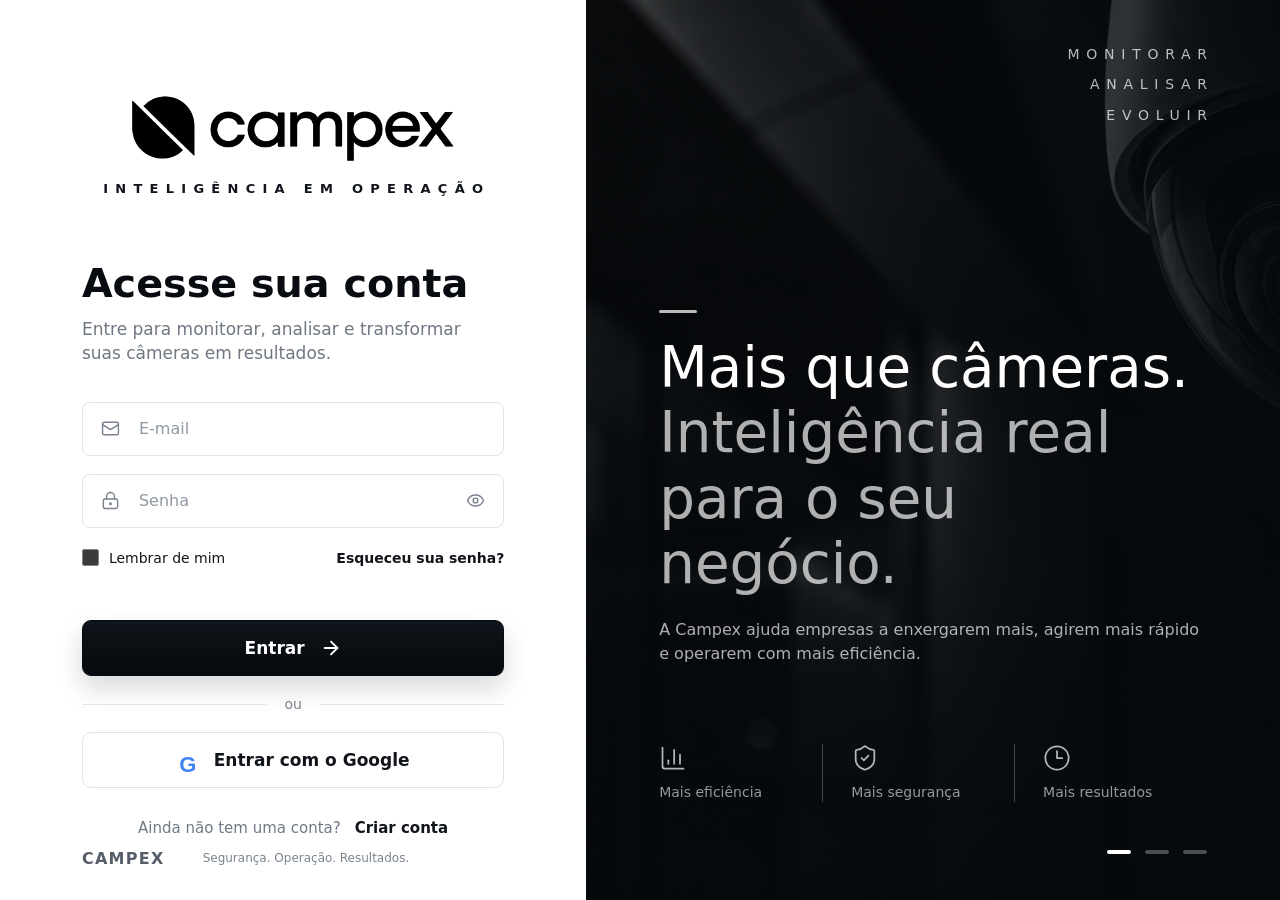
<file: frontend/index.html>
<!doctype html>
<html lang="pt-BR">
  <head>
    <meta charset="utf-8" />
    <meta name="viewport" content="width=device-width, initial-scale=1" />
    <title>CAMPEX</title>
    <link rel="icon" href="./assets/simbolo.jpeg" />
    <link rel="stylesheet" href="./css/tokens.css" />
    <link rel="stylesheet" href="./css/global.css" />
    <link rel="stylesheet" href="./css/layout.css" />
    <link rel="stylesheet" href="./css/components.css" />
  </head>
  <body>
    <div class="app-shell" id="app-shell">
      <aside class="sidebar" aria-label="Navegacao principal">
        <div class="sidebar-head">
          <a class="brand" href="#dashboard" aria-label="CAMPEX inicio">
            <img src="./assets/campex-logo-white.png" alt="Campex" class="brand-logo" />
          </a>
          <button class="sidebar-toggle" id="sidebar-toggle" type="button" aria-label="Recolher menu" aria-expanded="true">
            <i data-lucide="panel-left-close" aria-hidden="true"></i>
          </button>
        </div>

        <nav class="nav-groups">
          <section class="nav-group" aria-labelledby="nav-operar">
            <h2 id="nav-operar">Operar</h2>
            <a href="#dashboard" data-route="dashboard" title="Painel"><i data-lucide="layout-dashboard" aria-hidden="true"></i><span>Painel</span></a>
            <a href="#wall" data-route="wall" title="Mural"><i data-lucide="monitor" aria-hidden="true"></i><span>Mural</span></a>
            <a href="#live" data-route="live" title="Ao vivo"><i data-lucide="cctv" aria-hidden="true"></i><span>Ao vivo</span></a>
            <a href="#video-analysis" data-route="video-analysis" title="Análise MP4"><i data-lucide="file-video" aria-hidden="true"></i><span>Análise MP4</span></a>
            <a href="#events" data-route="events" title="Eventos"><i data-lucide="siren" aria-hidden="true"></i><span>Eventos</span></a>
            <a href="#productivity" data-route="productivity" title="Produtividade"><i data-lucide="factory" aria-hidden="true"></i><span>Produtividade</span></a>
            <a href="#investigations" data-route="investigations" title="Investigações"><i data-lucide="search-check" aria-hidden="true"></i><span>Investigações</span></a>
          </section>

          <section class="nav-group" aria-labelledby="nav-gerenciar">
            <h2 id="nav-gerenciar">Gerenciar</h2>
            <a href="#cameras" data-route="cameras" title="Câmeras"><i data-lucide="video" aria-hidden="true"></i><span>Câmeras</span></a>
            <a href="#zones" data-route="zones" title="Áreas e zonas"><i data-lucide="scan-line" aria-hidden="true"></i><span>Áreas & zonas</span></a>
            <a href="#machines" data-route="machines" title="Máquinas"><i data-lucide="factory" aria-hidden="true"></i><span>Máquinas</span></a>
            <a href="#rules" data-route="rules" title="Regras"><i data-lucide="sliders-horizontal" aria-hidden="true"></i><span>Regras</span></a>
          </section>

          <section class="nav-group" aria-labelledby="nav-sistema">
            <h2 id="nav-sistema">Sistema</h2>
            <a href="#evidence" data-route="evidence" title="Evidências"><i data-lucide="archive" aria-hidden="true"></i><span>Evidências</span></a>
            <a href="#diagnostics" data-route="diagnostics" title="Diagnóstico"><i data-lucide="activity" aria-hidden="true"></i><span>Diagnóstico</span></a>
            <a href="#settings" data-route="settings" title="Configurações"><i data-lucide="settings" aria-hidden="true"></i><span>Configurações</span></a>
          </section>
        </nav>
      </aside>

      <main class="workspace">
        <header class="topbar">
          <div>
            <p class="eyebrow">Centro de operação visual</p>
            <h1 id="page-title">Ao vivo</h1>
          </div>
          <div class="topbar-actions">
            <div class="connection" id="backend-status" data-state="checking" role="status">
              <span class="status-dot" aria-hidden="true"></span>
              <span class="status-text">Verificando backend</span>
            </div>
            <button class="account-button" id="account-button" type="button" title="Sair">
              <i data-lucide="log-out" aria-hidden="true"></i>
              <span id="account-name">Operador</span>
            </button>
          </div>
        </header>

        <section class="content-stage" id="app-view" aria-live="polite"></section>
      </main>
    </div>
    <div class="toast-stack" id="toast-stack" aria-live="polite" aria-atomic="false"></div>

    <script src="./vendor/lucide.min.js"></script>
    <script type="module" src="./js/app.js"></script>
  </body>
</html>
</file>
<file: frontend/css/tokens.css>
:root {
  --color-black: #090a0c;
  --color-ink: #12151a;
  --color-panel: #171b21;
  --color-panel-soft: #20262e;
  --color-elevated: #232a33;
  --color-border: #313946;
  --color-border-soft: #252b34;
  --color-text: #f2f5f8;
  --color-muted: #9aa6b4;
  --color-subtle: #6f7b8a;
  --color-paper: #f7f8fa;
  --color-paper-muted: #e8ebef;
  --color-online: #31c46b;
  --color-attention: #e2b245;
  --color-critical: #ef5b5b;
  --color-accent: #7db3ff;
  --font-display: "Avenir Next", Avenir, "Nunito Sans", "Segoe UI", ui-sans-serif, system-ui, -apple-system, BlinkMacSystemFont, sans-serif;
  --font-sans: "Inter", "SF Pro Text", "Segoe UI", ui-sans-serif, system-ui, -apple-system, BlinkMacSystemFont, sans-serif;
  --font-mono: "SFMono-Regular", "Cascadia Code", "Roboto Mono", ui-monospace, monospace;
  --sidebar-width: clamp(14.25rem, 15vw, 16rem);
  --sidebar-collapsed-width: 4.25rem;
  --workspace-pad: clamp(1rem, 1.55vw, 1.5rem);
  --panel-pad: clamp(0.875rem, 1.2vw, 1.125rem);
  --row-pad: clamp(0.625rem, 0.9vw, 0.875rem);
  --control-height: 2.25rem;
  --topbar-height: clamp(4rem, 8svh, 4.75rem);
  --media-min-height: clamp(18rem, 54svh, 34rem);
  --media-wall-min-height: clamp(16rem, 46svh, 30rem);
  --scrollbar-track: rgba(255, 255, 255, 0.035);
  --scrollbar-thumb: rgba(154, 166, 180, 0.34);
  --scrollbar-thumb-hover: rgba(125, 179, 255, 0.58);
  --radius: 8px;
  --shadow-panel: 0 0.75rem 1.75rem rgba(0, 0, 0, 0.2);
}
</file>
<file: frontend/css/global.css>
* {
  box-sizing: border-box;
}

html,
body {
  min-height: 100%;
  color-scheme: dark;
  font-size: 15px;
}

body {
  overflow-x: hidden;
  overflow-y: auto;
  scrollbar-gutter: stable;
  scrollbar-color: var(--scrollbar-thumb) var(--scrollbar-track);
  scrollbar-width: thin;
  margin: 0;
  background: #0b0d10;
  color: var(--color-text);
  font-family: var(--font-sans);
  line-height: 1.45;
  text-size-adjust: 100%;
  -webkit-text-size-adjust: 100%;
}

body::-webkit-scrollbar {
  width: 10px;
}

body::-webkit-scrollbar-track {
  background: var(--scrollbar-track);
}

body::-webkit-scrollbar-thumb {
  min-height: 56px;
  border: 3px solid transparent;
  border-radius: 999px;
  background: var(--scrollbar-thumb);
  background-clip: content-box;
}

body::-webkit-scrollbar-thumb:hover {
  background: var(--scrollbar-thumb-hover);
  background-clip: content-box;
}

[hidden] {
  display: none !important;
}

a {
  color: inherit;
  text-decoration: none;
}

button,
input,
select,
textarea {
  font: inherit;
}

img {
  display: block;
  max-width: 100%;
}

video,
canvas,
svg {
  max-width: 100%;
}

button,
select,
input,
textarea {
  border-radius: 6px;
}

button {
  transition: background 0.16s ease, border-color 0.16s ease, color 0.16s ease, transform 0.16s ease;
}

button:hover {
  transform: translateY(-1px);
}

button:focus-visible,
input:focus-visible,
select:focus-visible,
textarea:focus-visible,
a:focus-visible {
  outline: 2px solid var(--color-accent);
  outline-offset: 2px;
}

@media (min-width: 1600px) {
  html {
    font-size: 15.5px;
  }
}

@media (max-width: 720px) {
  html {
    font-size: 14.5px;
  }
}
</file>
<file: frontend/css/layout.css>
﻿.app-shell {
  display: grid;
  grid-template-columns: var(--sidebar-width) minmax(0, 1fr);
  min-height: 100svh;
  height: auto;
  overflow: visible;
  transition: grid-template-columns 0.2s ease;
}

.app-shell[data-sidebar="collapsed"] {
  grid-template-columns: var(--sidebar-collapsed-width) minmax(0, 1fr);
}

.sidebar {
  display: flex;
  flex-direction: column;
  gap: 32px;
  border-right: 1px solid var(--color-border-soft);
  background: #0d1015;
  padding: 24px 18px;
  min-height: 100svh;
  height: auto;
  overflow: visible;
}

.sidebar-head {
  display: flex;
  align-items: center;
  justify-content: space-between;
  gap: 12px;
  min-height: 48px;
}

.brand {
  display: flex;
  align-items: center;
  min-width: 0;
  min-height: 48px;
}

.brand-logo {
  width: min(188px, 100%);
  height: auto;
  object-fit: contain;
}

.sidebar-toggle {
  display: inline-grid;
  flex: 0 0 36px;
  width: 36px;
  height: 36px;
  place-items: center;
  border: 1px solid var(--color-border-soft);
  background: #151a20;
  color: #dbe4ee;
  cursor: pointer;
}

.sidebar-toggle svg,
.nav-group a svg {
  width: 18px;
  height: 18px;
  stroke-width: 2;
}

.sidebar-toggle:hover {
  border-color: var(--color-border);
  background: #1d232b;
}

.nav-groups {
  display: flex;
  flex-direction: column;
  gap: 26px;
}

.nav-group {
  display: grid;
  gap: 6px;
}

.nav-group h2 {
  margin: 0 0 8px;
  color: var(--color-subtle);
  font-family: var(--font-display);
  font-size: 11px;
  font-weight: 650;
  letter-spacing: 0;
  text-transform: uppercase;
}

.nav-group a {
  display: flex;
  align-items: center;
  gap: 11px;
  border: 1px solid transparent;
  border-radius: 7px;
  color: #cdd5df;
  font-family: var(--font-display);
  padding: 10px 11px;
  font-size: 14px;
  font-weight: 560;
  white-space: nowrap;
}

.nav-group a:hover,
.nav-group a[aria-current="page"] {
  border-color: var(--color-border);
  background: #171c23;
  color: #ffffff;
}

.app-shell[data-sidebar="collapsed"] .sidebar {
  align-items: center;
  padding-inline: 14px;
}

.app-shell[data-sidebar="collapsed"] .sidebar-head {
  flex-direction: column;
  gap: 16px;
}

.app-shell[data-sidebar="collapsed"] .brand {
  width: 42px;
  overflow: hidden;
}

.app-shell[data-sidebar="collapsed"] .brand-logo {
  width: 188px;
  max-width: none;
}

.app-shell[data-sidebar="collapsed"] .nav-groups {
  align-items: center;
  gap: 22px;
  width: 100%;
}

.app-shell[data-sidebar="collapsed"] .nav-group {
  width: 100%;
  justify-items: center;
}

.app-shell[data-sidebar="collapsed"] .nav-group h2,
.app-shell[data-sidebar="collapsed"] .nav-group a span {
  position: absolute;
  width: 1px;
  height: 1px;
  overflow: hidden;
  clip: rect(0, 0, 0, 0);
  white-space: nowrap;
}

.app-shell[data-sidebar="collapsed"] .nav-group a {
  justify-content: center;
  width: 46px;
  height: 42px;
  padding: 0;
}

.workspace {
  display: flex;
  flex-direction: column;
  min-width: 0;
  background: #0f1217;
  min-height: 100svh;
  height: auto;
  overflow: visible;
}

.topbar {
  display: flex;
  align-items: center;
  justify-content: space-between;
  gap: 24px;
  min-height: 96px;
  border-bottom: 1px solid var(--color-border-soft);
  background: rgba(15, 18, 23, 0.92);
  padding: 22px 32px;
  flex-shrink: 0;
}

.topbar-actions {
  display: flex;
  align-items: center;
  justify-content: flex-end;
  gap: 12px;
  flex-wrap: wrap;
}

.account-button {
  display: inline-flex;
  align-items: center;
  gap: 9px;
  min-height: 36px;
  border: 1px solid var(--color-border);
  border-radius: 999px;
  background: #151a20;
  color: var(--color-text);
  padding: 8px 12px;
  cursor: pointer;
  font-family: var(--font-display);
  font-size: 13px;
  font-weight: 650;
}

.account-button svg {
  width: 16px;
  height: 16px;
}

.account-button:hover {
  border-color: var(--color-accent);
}

.auth-screen {
  display: grid;
  grid-template-columns: minmax(480px, 45.8vw) minmax(0, 1fr);
  min-height: 100vh;
  background: #ffffff;
  color: #080b10;
}

.auth-left {
  display: grid;
  grid-template-rows: 1fr auto;
  min-height: 100vh;
  background: #ffffff;
  padding: clamp(32px, 6.3vw, 98px) clamp(30px, 6.4vw, 96px) 30px;
}

.auth-form-shell {
  display: grid;
  align-content: center;
  gap: clamp(26px, 4vh, 42px);
  width: min(100%, 506px);
  justify-self: center;
}

.auth-logo-block {
  display: grid;
  justify-items: center;
  gap: 11px;
  margin-bottom: clamp(18px, 3vh, 38px);
}

.auth-logo-block img {
  width: min(338px, 76vw);
  filter: invert(1) contrast(1.08);
}

.auth-logo-block span {
  color: #11151b;
  font-family: var(--font-display);
  font-size: 13px;
  font-weight: 680;
  letter-spacing: 0.56em;
  margin-right: -0.56em;
}

.auth-copy {
  display: grid;
  gap: 12px;
}

.auth-copy h1 {
  margin: 0;
  color: #080b10;
  font-family: var(--font-display);
  font-size: clamp(34px, 3.1vw, 48px);
  font-weight: 760;
  line-height: 1.08;
}

.auth-copy p {
  max-width: 430px;
  margin: 0;
  color: #6f7782;
  font-size: clamp(17px, 1.25vw, 20px);
  line-height: 1.45;
}

.auth-form {
  display: grid;
  gap: 18px;
}

.auth-form[hidden] {
  display: none;
}

.auth-field {
  display: grid;
  grid-template-columns: 22px minmax(0, 1fr) auto;
  align-items: center;
  gap: 14px;
  min-height: 54px;
  border: 1px solid #dfe3e8;
  border-radius: 8px;
  background: #ffffff;
  color: #79818c;
  padding: 0 18px;
}

.auth-field:focus-within {
  border-color: #aeb6c1;
  box-shadow: 0 0 0 3px rgba(8, 11, 16, 0.06);
}

.auth-field svg {
  width: 19px;
  height: 19px;
  stroke-width: 1.8;
}

.auth-field input {
  width: 100%;
  min-width: 0;
  height: 52px;
  border: 0;
  background: transparent;
  color: #11151b;
  font-size: 16px;
  outline: 0;
}

.auth-field input::placeholder {
  color: #9098a3;
}

.auth-row-actions {
  display: flex;
  align-items: center;
  justify-content: space-between;
  gap: 18px;
  min-height: 24px;
  color: #11151b;
  font-size: 14px;
}

.auth-check {
  display: inline-flex;
  align-items: center;
  gap: 10px;
  cursor: pointer;
}

.auth-check input {
  width: 17px;
  height: 17px;
  margin: 0;
  accent-color: #080b10;
}

.auth-link,
.auth-switch button {
  border: 0;
  background: transparent;
  color: #11151b;
  cursor: pointer;
  padding: 0;
  font-weight: 650;
}

.auth-primary,
.auth-google {
  display: inline-flex;
  align-items: center;
  justify-content: center;
  gap: 15px;
  min-height: 56px;
  border-radius: 9px;
  cursor: pointer;
  font-family: var(--font-display);
  font-size: 17px;
  font-weight: 740;
}

.auth-primary {
  border: 1px solid #080c12;
  background: linear-gradient(180deg, #10151b, #06090d);
  color: #ffffff;
  box-shadow: 0 12px 26px rgba(8, 11, 16, 0.16);
}

.auth-primary svg {
  width: 22px;
  height: 22px;
}

.auth-primary:hover {
  border-color: #26313e;
  background: #111820;
}

.auth-primary:disabled {
  cursor: progress;
  opacity: 0.68;
  transform: none;
}

.auth-divider {
  display: grid;
  grid-template-columns: 1fr auto 1fr;
  align-items: center;
  gap: 18px;
  color: #7b838e;
  font-size: 14px;
}

.auth-divider::before,
.auth-divider::after {
  content: "";
  height: 1px;
  background: #e2e5e9;
}

.auth-google {
  border: 1px solid #dfe3e8;
  background: #ffffff;
  color: #11151b;
}

.auth-google > span {
  display: inline-grid;
  width: 22px;
  height: 22px;
  place-items: center;
  color: #4285f4;
  font-family: Arial, sans-serif;
  font-size: 22px;
  font-weight: 700;
}

.auth-google strong {
  font-weight: 650;
}

.auth-switch {
  display: flex;
  align-items: center;
  justify-content: center;
  gap: 14px;
  margin: 12px 0 0;
  color: #707986;
  font-size: 15px;
}

.auth-error {
  min-height: 18px;
  margin: -4px 0 0;
  color: #cc3333;
  font-size: 13px;
  line-height: 1.4;
}

.auth-footer {
  display: flex;
  align-items: center;
  gap: 38px;
  color: #7a838f;
  font-size: 12px;
}

.auth-footer strong {
  color: #565e69;
  font-family: var(--font-display);
  font-size: 16px;
  letter-spacing: 0.08em;
}

.auth-hero-panel {
  position: relative;
  display: grid;
  grid-template-rows: auto 1fr auto auto;
  min-height: 100vh;
  overflow: hidden;
  background:
    linear-gradient(90deg, rgba(6, 9, 12, 0.16), rgba(6, 9, 12, 0.92)),
    linear-gradient(180deg, rgba(6, 9, 12, 0.08), rgba(6, 9, 12, 0.82)),
    url("../assets/auth-camera-hero.png") center / cover no-repeat;
  color: #ffffff;
  padding: 44px clamp(34px, 5.7vw, 92px) 46px;
}

.auth-hero-words {
  display: grid;
  justify-items: end;
  gap: 10px;
  color: rgba(255, 255, 255, 0.72);
  font-family: var(--font-display);
  font-size: 14px;
  font-weight: 520;
  letter-spacing: 0.48em;
  margin-right: -0.48em;
}

.auth-hero-message {
  align-self: center;
  display: grid;
  gap: 22px;
  max-width: 610px;
  margin-top: 12vh;
}

.auth-mark-line {
  width: 38px;
  height: 3px;
  border-radius: 99px;
  background: rgba(255, 255, 255, 0.72);
}

.auth-hero-message h2 {
  margin: 0;
  color: #ffffff;
  font-family: var(--font-display);
  font-size: clamp(38px, 4.4vw, 58px);
  font-weight: 520;
  line-height: 1.16;
  letter-spacing: 0;
}

.auth-hero-message h2 em {
  color: rgba(255, 255, 255, 0.68);
  font-style: normal;
  font-weight: 440;
}

.auth-hero-message p {
  max-width: 560px;
  margin: 0;
  color: rgba(255, 255, 255, 0.68);
  font-size: 16px;
  line-height: 1.5;
}

.auth-benefits {
  display: grid;
  grid-template-columns: repeat(3, minmax(0, 1fr));
  gap: 28px;
  max-width: 620px;
  margin-bottom: 48px;
}

.auth-benefits div {
  display: grid;
  gap: 10px;
  min-height: 54px;
  border-right: 1px solid rgba(255, 255, 255, 0.24);
  color: rgba(255, 255, 255, 0.58);
  padding-right: 26px;
}

.auth-benefits div:last-child {
  border-right: 0;
}

.auth-benefits svg {
  width: 28px;
  height: 28px;
  color: rgba(255, 255, 255, 0.7);
  stroke-width: 1.5;
}

.auth-benefits span {
  font-size: 14px;
}

.auth-dots {
  display: flex;
  justify-content: flex-end;
  gap: 14px;
}

.auth-dots span {
  width: 24px;
  height: 4px;
  border-radius: 99px;
  background: rgba(255, 255, 255, 0.28);
}

.auth-dots span:first-child {
  background: #ffffff;
}
.eyebrow {
  margin: 0 0 6px;
  color: var(--color-muted);
  font-family: var(--font-display);
  font-size: 12px;
  font-weight: 650;
  text-transform: uppercase;
}

.topbar h1 {
  margin: 0;
  font-family: var(--font-display);
  font-size: 32px;
  font-weight: 680;
  line-height: 1.1;
}

.content-stage {
  flex: 1;
  min-height: 0;
  overflow: visible;
  padding: 32px;
}

@media (max-width: 820px) {
  .app-shell {
    grid-template-columns: 1fr;
    grid-template-rows: auto 1fr;
  }

  .app-shell[data-sidebar="collapsed"] {
    grid-template-columns: 1fr;
    grid-template-rows: auto 1fr;
  }

  .sidebar {
    border-right: 0;
    border-bottom: 1px solid var(--color-border);
    height: auto;
    max-height: none;
  }

  .sidebar-head {
    align-items: flex-start;
  }

  .sidebar-toggle {
    display: none;
  }

  .nav-groups {
    gap: 18px;
  }

  .app-shell[data-sidebar="collapsed"] .sidebar {
    align-items: stretch;
    padding: 24px 18px;
  }

  .app-shell[data-sidebar="collapsed"] .sidebar-head {
    flex-direction: row;
  }

  .app-shell[data-sidebar="collapsed"] .brand {
    width: auto;
    overflow: visible;
  }

  .app-shell[data-sidebar="collapsed"] .brand-logo {
    width: min(188px, 100%);
    max-width: 100%;
  }

  .app-shell[data-sidebar="collapsed"] .nav-groups,
  .app-shell[data-sidebar="collapsed"] .nav-group {
    align-items: stretch;
    justify-items: stretch;
    width: auto;
  }

  .app-shell[data-sidebar="collapsed"] .nav-group h2,
  .app-shell[data-sidebar="collapsed"] .nav-group a span {
    position: static;
    width: auto;
    height: auto;
    overflow: visible;
    clip: auto;
  }

  .app-shell[data-sidebar="collapsed"] .nav-group a {
    justify-content: flex-start;
    width: auto;
    height: auto;
    padding: 10px 11px;
  }

  .topbar {
    align-items: flex-start;
    flex-direction: column;
    padding: 22px;
  }

  .topbar-actions {
    justify-content: flex-start;
  }

  .content-stage {
    padding: 22px;
  }

  .auth-screen {
    grid-template-columns: 1fr;
  }

  .auth-left {
    min-height: auto;
    padding: 36px 22px 24px;
  }

  .auth-form-shell {
    width: 100%;
    gap: 24px;
  }

  .auth-logo-block {
    justify-items: start;
    margin-bottom: 8px;
  }

  .auth-logo-block img {
    width: min(270px, 80vw);
  }

  .auth-logo-block span {
    font-size: 10px;
    letter-spacing: 0.38em;
    margin-right: -0.38em;
  }

  .auth-copy h1 {
    font-size: 34px;
  }

  .auth-row-actions,
  .auth-switch,
  .auth-footer {
    align-items: flex-start;
    flex-direction: column;
  }

  .auth-hero-panel {
    min-height: auto;
    gap: 34px;
    padding: 34px 22px 30px;
  }

  .auth-hero-words {
    justify-items: start;
    font-size: 11px;
  }

  .auth-hero-message {
    margin-top: 0;
  }

  .auth-hero-message h2 {
    font-size: 34px;
  }

  .auth-benefits {
    grid-template-columns: 1fr;
    gap: 16px;
    margin-bottom: 8px;
  }

  .auth-benefits div {
    border-right: 0;
    border-bottom: 1px solid rgba(255, 255, 255, 0.18);
    padding: 0 0 14px;
  }

  .auth-dots {
    justify-content: flex-start;
  }
}

/* Final responsive scale overrides: keep this block after legacy layout rules. */
.app-shell,
.auth-screen,
.auth-left,
.auth-hero-panel {
  min-height: 100svh;
}

.sidebar {
  gap: clamp(1rem, 2vw, 1.6rem);
  padding: clamp(1rem, 1.7vw, 1.25rem) clamp(0.75rem, 1.3vw, 1rem);
}

.sidebar-head,
.brand {
  min-height: 2.75rem;
}

.brand-logo,
.app-shell[data-sidebar="collapsed"] .brand-logo {
  width: min(10.75rem, 100%);
}

.app-shell[data-sidebar="collapsed"] .brand-logo {
  max-width: none;
}

.sidebar-toggle {
  flex-basis: var(--control-height);
  width: var(--control-height);
  height: var(--control-height);
}

.sidebar-toggle svg,
.nav-group a svg {
  width: 1.05rem;
  height: 1.05rem;
}

.nav-groups {
  gap: clamp(0.8rem, 1.6vw, 1.25rem);
}

.nav-group a {
  padding: 0.55rem 0.65rem;
  font-size: 0.875rem;
}

.app-shell[data-sidebar="collapsed"] .brand {
  width: 2.4rem;
}

.app-shell[data-sidebar="collapsed"] .nav-group a {
  width: 2.65rem;
  height: 2.5rem;
}

.topbar {
  min-height: var(--topbar-height);
  gap: 1rem;
  padding: clamp(0.875rem, 1.4vw, 1.25rem) var(--workspace-pad);
}

.account-button {
  min-height: var(--control-height);
  font-size: 0.8125rem;
}

.topbar h1 {
  font-size: 1.55rem;
}

.content-stage {
  padding: var(--workspace-pad);
}

@media (max-width: 820px) {
  .app-shell[data-sidebar="collapsed"] .sidebar,
  .topbar,
  .content-stage {
    padding: 1rem;
  }
}

/* Minimal shell: one document scrollbar, with navigation kept visually quiet. */
.app-shell {
  min-height: 100svh;
  height: auto;
  overflow: visible;
  background: #0d1015;
}

.workspace {
  min-height: 100svh;
  height: auto;
  overflow: visible;
  background: #101318;
}

.content-stage {
  display: block;
  min-height: auto;
  overflow: visible;
}

.sidebar {
  position: sticky;
  top: 0;
  align-self: start;
  min-height: 100svh;
  max-height: 100svh;
  height: 100svh;
  overflow-x: hidden;
  overflow-y: auto;
  scrollbar-gutter: stable;
  scrollbar-color: rgba(154, 166, 180, 0.26) transparent;
  scrollbar-width: thin;
  border-right-color: rgba(255, 255, 255, 0.06);
  background: #0b0e12;
}

.sidebar::-webkit-scrollbar {
  width: 8px;
}

.sidebar::-webkit-scrollbar-track {
  background: transparent;
}

.sidebar::-webkit-scrollbar-thumb {
  min-height: 48px;
  border: 2px solid transparent;
  border-radius: 999px;
  background: rgba(154, 166, 180, 0.24);
  background-clip: content-box;
}

.sidebar::-webkit-scrollbar-thumb:hover {
  background: rgba(125, 179, 255, 0.48);
  background-clip: content-box;
}

.topbar {
  position: sticky;
  top: 0;
  z-index: 20;
  border-bottom-color: rgba(255, 255, 255, 0.06);
  background: rgba(16, 19, 24, 0.96);
  backdrop-filter: blur(12px);
}

.nav-group h2 {
  color: #6f7a86;
}

.nav-group a {
  border-color: transparent;
  background: transparent;
  color: #aeb7c3;
}

.nav-group a:hover,
.nav-group a[aria-current="page"] {
  border-color: rgba(255, 255, 255, 0.08);
  background: rgba(255, 255, 255, 0.04);
}

@media (max-width: 820px) {
  .app-shell {
    display: block;
  }

  .sidebar {
    position: static;
    min-height: auto;
    max-height: none;
    height: auto;
    overflow: visible;
    border-bottom-color: rgba(255, 255, 255, 0.06);
  }

  .topbar {
    position: static;
  }
}
</file>
<file: frontend/css/components.css>
.connection {
  display: inline-flex;
  align-items: center;
  gap: 10px;
  min-height: 36px;
  border: 1px solid var(--color-border);
  border-radius: 999px;
  background: var(--color-panel);
  padding: 8px 12px;
  color: #d7d7d7;
  font-size: 13px;
}

.status-dot {
  width: 9px;
  height: 9px;
  border-radius: 999px;
  background: var(--color-muted);
}

.connection[data-state="online"] .status-dot {
  background: var(--color-online);
}

.connection[data-state="offline"] .status-dot {
  background: var(--color-critical);
}

.connection[data-state="checking"] .status-dot {
  background: var(--color-attention);
}

.toast-stack {
  position: fixed;
  right: 20px;
  bottom: 20px;
  z-index: 50;
  display: grid;
  gap: 10px;
  width: min(420px, calc(100vw - 40px));
  pointer-events: none;
}

.toast {
  display: grid;
  gap: 3px;
  border-left: 3px solid var(--color-accent);
  background: rgba(15, 18, 23, 0.96);
  padding: 12px 14px;
  color: var(--color-text);
  box-shadow: 0 18px 36px rgba(0, 0, 0, 0.34);
  pointer-events: auto;
}

.toast strong {
  font-family: var(--font-display);
  font-size: 13px;
  font-weight: 680;
}

.toast span {
  color: var(--color-muted);
  font-size: 12px;
  line-height: 1.4;
}

.toast[data-type="success"] {
  border-left-color: var(--color-online);
}

.toast[data-type="warning"] {
  border-left-color: var(--color-attention);
}

.toast[data-type="error"] {
  border-left-color: var(--color-critical);
}

.foundation-panel {
  display: grid;
  width: 100%;
  align-content: start;
  gap: 24px;
}

.module-notice {
  max-width: 760px;
  border: 1px solid var(--color-border);
  border-radius: var(--radius);
  background: var(--color-panel);
  box-shadow: var(--shadow-panel);
  padding: 28px;
}

.module-notice h2 {
  margin: 0 0 10px;
  font-family: var(--font-display);
  font-size: 22px;
  font-weight: 680;
}

.module-notice p {
  margin: 0;
  color: #bcbcbc;
  line-height: 1.6;
}

.system-strip {
  display: grid;
  grid-template-columns: repeat(3, minmax(0, 1fr));
  gap: 1px;
  max-width: 860px;
  border: 1px solid var(--color-border);
  border-radius: var(--radius);
  background: var(--color-border);
  overflow: hidden;
}

.system-cell {
  min-height: 104px;
  background: var(--color-panel);
  padding: 18px;
}

.system-cell span {
  display: block;
  margin-bottom: 10px;
  color: var(--color-muted);
  font-size: 12px;
  text-transform: uppercase;
}

.system-cell strong {
  color: #ffffff;
  font-family: var(--font-display);
  font-size: 16px;
  font-weight: 650;
}

@media (max-width: 820px) {
  .system-strip {
    grid-template-columns: 1fr;
  }
}

.camera-admin {
  display: block;
  width: 100%;
}

.camera-list-panel {
  border: 1px solid var(--color-border);
  border-radius: var(--radius);
  background: var(--color-panel);
  box-shadow: var(--shadow-panel);
  padding: 22px;
}

.camera-list-panel h2 {
  margin: 0;
  font-family: var(--font-display);
  font-size: 18px;
  font-weight: 680;
}

#camera-form {
  display: grid;
  gap: 14px;
}

.modal-form label,
.inline-toggle {
  display: grid;
  gap: 7px;
  color: #bdbdbd;
  font-size: 13px;
}

.modal-form input,
.modal-form select,
.modal-form textarea {
  width: 100%;
  border: 1px solid var(--color-border);
  background: #0c0f14;
  color: #ffffff;
  padding: 10px 11px;
}

.section-heading button,
.modal-actions button,
.row-actions button {
  border: 1px solid var(--color-border);
  background: var(--color-paper);
  color: #101318;
  padding: 9px 12px;
  cursor: pointer;
}

.section-heading button {
  display: inline-flex;
  align-items: center;
  gap: 8px;
}

.section-heading button svg {
  width: 16px;
  height: 16px;
}

.row-actions button {
  background: #151a21;
  color: var(--color-text);
}

.row-actions button:hover,
.section-heading button:hover,
.ops-toolbar button:hover,
.stack-form button:hover,
.zone-draw-tools button:hover {
  border-color: var(--color-accent);
}

.form-options {
  display: grid;
  gap: 10px;
}

.section-actions {
  display: flex;
  align-items: center;
  gap: 10px;
  flex-wrap: wrap;
}

.inline-toggle {
  display: flex;
  align-items: center;
  gap: 8px;
}

.inline-toggle input {
  width: 16px;
  height: 16px;
}

.section-heading {
  display: flex;
  align-items: center;
  justify-content: space-between;
  gap: 16px;
  margin-bottom: 18px;
}

.camera-list {
  display: grid;
  gap: 10px;
}

.camera-row {
  display: grid;
  grid-template-columns: minmax(0, 1fr) auto auto auto;
  gap: 14px;
  align-items: center;
  border: 1px solid var(--color-border);
  border-radius: var(--radius);
  background: #11161d;
  padding: 14px;
}

.camera-row strong,
.camera-row span {
  display: block;
}

.camera-row strong,
.ops-row strong,
.insight-line strong {
  font-family: var(--font-display);
  font-weight: 660;
}

.camera-row > div:first-child span {
  overflow-wrap: anywhere;
  color: var(--color-muted);
  font-size: 12px;
  margin-top: 5px;
}

.camera-row > div:first-child small {
  display: block;
  overflow-wrap: anywhere;
  color: var(--color-subtle);
  font-size: 11px;
  margin-top: 5px;
}

.health-badge {
  min-width: 96px;
  border: 1px solid var(--color-border);
  border-radius: 999px;
  background: rgba(255, 255, 255, 0.03);
  padding: 7px 9px;
  text-align: center;
  font-size: 12px;
  font-weight: 700;
}

.health-badge[data-status="ONLINE"] {
  border-color: var(--color-online);
  color: var(--color-online);
}

.health-badge[data-status="DEGRADED"] {
  border-color: var(--color-attention);
  color: var(--color-attention);
}

.health-badge[data-status="OFFLINE"] {
  border-color: var(--color-critical);
  color: var(--color-critical);
}

.row-actions {
  display: flex;
  gap: 8px;
  flex-wrap: wrap;
}

.mode-toggle {
  min-width: 132px;
}

.mode-toggle[data-active="true"] {
  background: rgba(49, 196, 107, 0.12);
  border-color: var(--color-online);
  color: var(--color-online);
}

.mode-toggle[data-status="ERROR"] {
  background: rgba(239, 91, 91, 0.12);
  border-color: var(--color-critical);
  color: var(--color-critical);
}

.mode-toggle[data-loading="true"] {
  background: rgba(226, 178, 69, 0.12);
  border-color: var(--color-attention);
  color: var(--color-attention);
}

.camera-result {
  grid-column: 1 / -1;
  overflow: auto;
  max-height: 220px;
  margin: 0;
  border: 1px solid var(--color-border);
  background: #000000;
  color: #dcdcdc;
  padding: 12px;
  font-size: 12px;
}

.modal-layer {
  position: fixed;
  z-index: 60;
  inset: 0;
  display: grid;
  place-items: center;
  padding: 24px;
}

.modal-layer[hidden] {
  display: none;
}

.modal-backdrop {
  position: absolute;
  inset: 0;
  background: rgba(6, 8, 11, 0.72);
  backdrop-filter: blur(10px);
}

.modal-window {
  position: relative;
  z-index: 1;
  width: min(560px, 100%);
  max-height: min(760px, calc(100vh - 48px));
  overflow: auto;
  border: 1px solid var(--color-border);
  border-radius: 8px;
  background: #11161d;
  box-shadow: 0 24px 80px rgba(0, 0, 0, 0.46);
}

.modal-header {
  display: flex;
  align-items: flex-start;
  justify-content: space-between;
  gap: 18px;
  border-bottom: 1px solid var(--color-border-soft);
  padding: 22px 22px 18px;
}

.modal-header h2 {
  margin: 0;
  font-family: var(--font-display);
  font-size: 22px;
  font-weight: 680;
}

.modal-form {
  padding: 22px;
}

.modal-actions {
  display: flex;
  justify-content: flex-end;
  gap: 10px;
  flex-wrap: wrap;
  border-top: 1px solid var(--color-border-soft);
  margin: 8px -22px -22px;
  padding: 18px 22px;
}

.modal-actions button {
  display: inline-flex;
  align-items: center;
  gap: 8px;
}

.modal-actions button svg {
  width: 16px;
  height: 16px;
}

.modal-actions .primary-action {
  border-color: var(--color-accent);
  background: var(--color-paper);
  color: #101318;
  font-weight: 700;
}

.icon-button {
  display: inline-grid;
  width: 36px;
  height: 36px;
  place-items: center;
  border: 1px solid var(--color-border-soft);
  background: #171d25;
  color: var(--color-text);
  cursor: pointer;
}

.icon-button svg {
  width: 18px;
  height: 18px;
}

.modal-test-result {
  border: 1px solid var(--color-border-soft);
  background: #0c0f14;
  color: var(--color-muted);
  padding: 12px;
  font-size: 13px;
}

.modal-test-result[data-state="success"] {
  border-color: var(--color-online);
  color: var(--color-online);
}

.modal-test-result[data-state="error"] {
  border-color: var(--color-critical);
  color: var(--color-critical);
}

.modal-test-result[data-state="loading"] {
  border-color: var(--color-attention);
  color: var(--color-attention);
}

.camera-preview {
  width: 100%;
  max-height: 260px;
  object-fit: contain;
  border: 1px solid var(--color-border-soft);
  background: #05070a;
}

body[data-modal-open="true"] {
  overflow: hidden;
}

.empty-state {
  display: grid;
  gap: 6px;
  border: 1px solid var(--color-border);
  border-radius: var(--radius);
  background: #12171e;
  padding: 18px;
}

.empty-state span {
  color: var(--color-muted);
  line-height: 1.5;
}

.empty-state button {
  justify-self: start;
  border: 1px solid var(--color-border);
  background: var(--color-paper);
  color: #101318;
  margin-top: 8px;
  padding: 9px 12px;
  cursor: pointer;
}

@media (max-width: 1080px) {
  .camera-row {
    grid-template-columns: 1fr;
  }
}

.live-console {
  display: grid;
  width: 100%;
  gap: 18px;
}

.live-toolbar {
  display: flex;
  align-items: end;
  justify-content: space-between;
  gap: 16px;
  border: 1px solid var(--color-border);
  border-radius: var(--radius);
  background: var(--color-panel);
  box-shadow: var(--shadow-panel);
  padding: 16px;
}

.live-toolbar label {
  display: grid;
  gap: 7px;
  min-width: 260px;
  color: #bdbdbd;
  font-size: 13px;
}

.live-toolbar select {
  border: 1px solid var(--color-border);
  background: #0c0f14;
  color: #ffffff;
  padding: 10px 11px;
}

.live-stage {
  display: grid;
  min-height: 640px;
}

.live-feed {
  border: 1px solid var(--color-border);
  border-radius: var(--radius);
  background: var(--color-panel);
  box-shadow: var(--shadow-panel);
  overflow: hidden;
}

.live-feed {
  display: grid;
  grid-template-rows: auto minmax(0, 1fr) auto;
}

.live-feed-header {
  display: flex;
  align-items: center;
  justify-content: space-between;
  gap: 12px;
  border-bottom: 1px solid var(--color-border-soft);
  background: #151a21;
  padding: 12px 14px;
}

.live-feed-header strong,
.live-feed-header span {
  display: block;
}

.live-feed-header strong {
  font-family: var(--font-display);
  font-weight: 680;
}

.live-feed-header div:first-child span {
  margin-top: 3px;
  color: var(--color-muted);
  font-size: 12px;
}

.live-status-badges {
  display: flex;
  gap: 8px;
  flex-wrap: wrap;
  justify-content: flex-end;
}

.live-media-host {
  display: grid;
  place-items: center;
  width: 100%;
  height: 100%;
  min-height: 560px;
  background: #05070a;
  overflow: hidden;
}

.live-media {
  display: block;
  width: 100%;
  height: 100%;
  min-height: 560px;
  object-fit: contain;
  background: #05070a;
}

.media-placeholder {
  display: grid;
  place-items: center;
  width: 100%;
  min-height: 560px;
  padding: 24px;
  color: var(--color-muted);
  text-align: center;
}

.live-telemetry {
  display: flex;
  align-items: center;
  gap: 18px;
  flex-wrap: wrap;
  border-top: 1px solid var(--color-border-soft);
  background: #11161d;
  padding: 10px 14px;
  color: var(--color-muted);
  font-size: 12px;
}

.live-telemetry strong {
  color: var(--color-text);
  font-weight: 650;
}

#live-error-line[data-state="error"] {
  color: var(--color-critical);
}

.metric-list {
  display: grid;
  grid-template-columns: 118px minmax(0, 1fr);
  gap: 1px;
  margin: 0;
  border: 1px solid var(--color-border);
  border-radius: var(--radius);
  background: var(--color-border);
  overflow: hidden;
}

.metric-list dt,
.metric-list dd {
  margin: 0;
  background: #11161d;
  padding: 9px;
  font-size: 12px;
}

.metric-list dt {
  color: var(--color-muted);
  font-family: var(--font-display);
  font-weight: 650;
  text-transform: uppercase;
}

.metric-list dd {
  overflow-wrap: anywhere;
  color: #eeeeee;
}

.object-list {
  display: grid;
  gap: 8px;
}

.insight-line {
  display: grid;
  gap: 4px;
  border: 1px solid var(--color-border);
  border-radius: var(--radius);
  background: #11161d;
  padding: 10px;
}

.insight-line span {
  color: var(--color-muted);
  font-size: 12px;
}

.ops-page {
  display: grid;
  align-content: start;
  gap: 20px;
  width: 100%;
}

.ops-toolbar {
  display: flex;
  align-items: end;
  gap: 12px;
  flex-wrap: wrap;
  border: 1px solid var(--color-border);
  border-radius: var(--radius);
  background: var(--color-panel);
  padding: 16px;
  box-shadow: var(--shadow-panel);
}

.ops-toolbar label,
.stack-form label {
  display: grid;
  gap: 7px;
  color: #bdbdbd;
  font-size: 13px;
}

.ops-toolbar input,
.ops-toolbar select,
.stack-form input,
.stack-form select,
.stack-form textarea {
  min-width: 180px;
  border: 1px solid var(--color-border);
  background: #0c0f14;
  color: #ffffff;
  padding: 10px 11px;
}

.stack-form textarea {
  min-width: 0;
  resize: vertical;
}

.ops-toolbar button,
.stack-form button {
  border: 1px solid var(--color-border);
  background: #f1f1f1;
  color: #080808;
  padding: 10px 12px;
  cursor: pointer;
}

.zone-designer {
  display: grid;
  gap: 10px;
  margin: 14px 0;
  border: 1px solid var(--color-border);
  border-radius: var(--radius);
  background: var(--color-panel);
  box-shadow: var(--shadow-panel);
  overflow: hidden;
}

.zone-designer-header,
.zone-draw-tools {
  display: flex;
  align-items: center;
  justify-content: space-between;
  gap: 10px;
  flex-wrap: wrap;
  padding: 12px;
}

.zone-designer-header {
  border-bottom: 1px solid var(--color-border-soft);
  background: #151a21;
}

.zone-designer-header span {
  color: var(--color-muted);
  font-size: 12px;
}

.zone-media-host {
  position: relative;
  display: grid;
  place-items: center;
  min-height: 420px;
  aspect-ratio: 16 / 9;
  background: #05070a;
  overflow: hidden;
}

.zone-media {
  width: 100%;
  height: 100%;
  min-height: 420px;
  object-fit: contain;
  background: #05070a;
}

.zone-draw-canvas {
  position: absolute;
  inset: 0;
  width: 100%;
  height: 100%;
  cursor: crosshair;
  touch-action: none;
}

.zone-draw-tools {
  justify-content: flex-start;
  border-top: 1px solid var(--color-border-soft);
  background: #151a21;
}

.ops-grid {
  display: grid;
  grid-template-columns: minmax(0, 1fr) minmax(280px, 380px);
  gap: 18px;
  align-items: start;
}

.ops-list {
  display: grid;
  gap: 10px;
}

.ops-row {
  display: grid;
  grid-template-columns: minmax(0, 1fr) auto auto auto;
  gap: 12px;
  align-items: center;
  border: 1px solid var(--color-border);
  border-radius: var(--radius);
  background: #11161d;
  padding: 14px;
  transition: border-color 0.16s ease, background 0.16s ease, transform 0.16s ease;
}

.ops-row:hover,
.camera-row:hover,
.metric-item:hover {
  border-color: #465365;
  background: #151b23;
}

.ops-row strong,
.ops-row span,
.ops-row small {
  display: block;
}

.ops-row span,
.ops-row small {
  color: var(--color-muted);
  font-size: 12px;
  line-height: 1.45;
  overflow-wrap: anywhere;
}

.ops-detail {
  display: grid;
  gap: 14px;
  border: 1px solid var(--color-border);
  border-radius: var(--radius);
  background: var(--color-panel);
  padding: 18px;
  box-shadow: var(--shadow-panel);
}

.ops-detail h2 {
  margin: 0;
  font-family: var(--font-display);
  font-size: 18px;
  font-weight: 680;
}

.stack-form {
  display: grid;
  gap: 14px;
}

.severity-badge {
  min-width: 82px;
  border: 1px solid var(--color-border);
  border-radius: 999px;
  background: rgba(255, 255, 255, 0.03);
  padding: 7px 9px;
  text-align: center;
  font-family: var(--font-display);
  font-size: 12px;
  font-weight: 700;
}

.severity-badge[data-severity="critical"] {
  border-color: var(--color-critical);
  color: var(--color-critical);
}

.severity-badge[data-severity="attention"] {
  border-color: var(--color-attention);
  color: var(--color-attention);
}

.severity-badge[data-severity="info"] {
  border-color: var(--color-online);
  color: var(--color-online);
}

.health-badge[data-status="OPEN"],
.health-badge[data-status="REVIEWING"] {
  border-color: var(--color-attention);
  color: var(--color-attention);
}

.health-badge[data-status="REVIEWED"],
.health-badge[data-status="CLOSED"] {
  border-color: var(--color-online);
  color: var(--color-online);
}

.compact-strip {
  max-width: none;
  margin-bottom: 14px;
}

.code-block {
  overflow: auto;
  max-height: 360px;
  margin: 0;
  border: 1px solid var(--color-border);
  border-radius: var(--radius);
  background: #0b0e12;
  color: #dfe6ee;
  padding: 14px;
  font-size: 12px;
}

.event-detail-panel {
  display: grid;
  gap: 12px;
}

.event-evidence {
  width: 100%;
  max-height: 280px;
  border: 1px solid var(--color-border);
  border-radius: var(--radius);
  background: #05070a;
  object-fit: contain;
}

.video-wall-grid {
  display: grid;
  gap: 12px;
  min-height: 520px;
}

.video-wall-grid[data-layout="1"] {
  grid-template-columns: 1fr;
}

.video-wall-grid[data-layout="4"] {
  grid-template-columns: repeat(2, minmax(0, 1fr));
}

.video-wall-grid[data-layout="9"] {
  grid-template-columns: repeat(3, minmax(0, 1fr));
}

.wall-tile {
  display: grid;
  grid-template-rows: auto minmax(0, 1fr);
  min-height: 260px;
  border: 1px solid var(--color-border);
  border-radius: var(--radius);
  background: var(--color-panel);
  box-shadow: var(--shadow-panel);
  overflow: hidden;
}

.wall-tile header {
  display: flex;
  align-items: center;
  justify-content: space-between;
  gap: 10px;
  border-bottom: 1px solid var(--color-border-soft);
  background: #151a21;
  padding: 10px 12px;
}

.wall-tile strong,
.section-heading h2 {
  font-family: var(--font-display);
  font-weight: 680;
}

.wall-media-host {
  display: grid;
  place-items: center;
  min-height: 220px;
  background: #05070a;
}

.wall-media {
  width: 100%;
  height: 100%;
  min-height: 220px;
  object-fit: contain;
}

@media (max-width: 1360px) {
  .settings-grid {
    grid-template-columns: repeat(2, minmax(0, 1fr));
  }
}

@media (max-width: 1120px) {
  .ops-grid {
    grid-template-columns: 1fr;
  }

  .ops-row {
    grid-template-columns: 1fr;
  }

  .settings-grid {
    grid-template-columns: 1fr;
  }

  .live-toolbar {
    align-items: stretch;
    flex-direction: column;
  }

  .live-toolbar label {
    min-width: 0;
  }

  .video-wall-grid[data-layout] {
    grid-template-columns: 1fr;
  }
}

@media (max-width: 720px) {
  .ops-toolbar,
  .row-actions,
  .zone-draw-tools {
    align-items: stretch;
    flex-direction: column;
  }

  .ops-toolbar label,
  .ops-toolbar input,
  .ops-toolbar select,
  .ops-toolbar button,
  .stack-form button,
  .row-actions button,
  .zone-draw-tools button {
    width: 100%;
  }

  .zone-media-host,
  .zone-media {
    min-height: 260px;
  }

  .live-media-host,
  .live-media,
  .media-placeholder {
    min-height: 320px;
  }
}

/* Product surface: prefer operational rows over decorative blocks. */
.module-notice,
.camera-list-panel,
.live-toolbar,
.live-feed,
.ops-toolbar,
.zone-designer,
.ops-detail,
.metric-item,
.wall-tile {
  border-radius: 0;
  box-shadow: none;
}

.module-notice,
.camera-list-panel,
.ops-detail,
.zone-designer {
  background: transparent;
}

.settings-grid {
  display: grid;
  grid-template-columns: 1fr;
  gap: 0;
  border-top: 1px solid var(--color-border-soft);
  border-bottom: 1px solid var(--color-border-soft);
}

.metric-item {
  display: grid;
  grid-template-columns: minmax(140px, 0.45fr) minmax(0, 1fr) minmax(180px, 0.7fr);
  gap: 18px;
  align-items: baseline;
  border: 0;
  border-bottom: 1px solid var(--color-border-soft);
  background: transparent;
  padding: 14px 0;
}

.metric-item:last-child {
  border-bottom: 0;
}

.metric-item span,
.metric-item small {
  color: var(--color-muted);
  font-size: 12px;
}

.metric-item strong {
  color: var(--color-text);
  font-family: var(--font-display);
  font-size: 18px;
  font-weight: 680;
  line-height: 1.25;
}

.insight-line,
.empty-state {
  border: 0;
  border-top: 1px solid var(--color-border-soft);
  border-radius: 0;
  background: transparent;
  padding: 12px 0;
}

.insight-line {
  display: grid;
  gap: 4px;
}

.insight-line span,
.insight-line small {
  color: var(--color-muted);
  font-size: 12px;
}

.ops-row,
.camera-row {
  border-right: 0;
  border-left: 0;
  border-radius: 0;
  background: transparent;
}

.ops-row:hover,
.camera-row:hover,
.metric-item:hover {
  background: rgba(255, 255, 255, 0.025);
}

body[data-density="compact"] .ops-row,
body[data-density="compact"] .camera-row,
body[data-density="compact"] .metric-item {
  padding-top: 9px;
  padding-bottom: 9px;
}

.event-detail-panel {
  display: grid;
  gap: 12px;
}

@media (max-width: 720px) {
  .metric-item {
    grid-template-columns: 1fr;
    gap: 4px;
  }
}

/* Responsive scale pass: proportional spacing, media, and dense work surfaces. */
.connection {
  min-height: var(--control-height);
  padding: 0.45rem 0.75rem;
  font-size: 0.8125rem;
}

.module-notice,
.camera-list-panel,
.live-toolbar,
.ops-toolbar,
.ops-detail,
.modal-form,
.empty-state {
  padding: var(--panel-pad);
}

.module-notice h2,
.modal-header h2 {
  font-size: 1.125rem;
}

.system-cell {
  min-height: 5.5rem;
  padding: var(--panel-pad);
}

.camera-row,
.ops-row {
  padding: var(--row-pad);
}

.modal-window {
  width: min(35rem, 100%);
  max-height: min(47rem, calc(100svh - 3rem));
}

.modal-header,
.modal-actions {
  padding: var(--panel-pad);
}

.modal-actions {
  margin: 0 calc(var(--panel-pad) * -1) calc(var(--panel-pad) * -1);
}

.camera-preview {
  max-height: 16rem;
}

.live-stage,
.live-media-host,
.live-media,
.media-placeholder {
  min-height: var(--media-min-height);
}

.zone-media-host,
.zone-media {
  min-height: min(26rem, 58svh);
}

.ops-grid {
  grid-template-columns: minmax(0, 1fr) minmax(17rem, 23rem);
  gap: clamp(0.875rem, 1.2vw, 1.125rem);
}

.ops-detail h2,
.camera-list-panel h2 {
  font-size: 1rem;
}

.code-block {
  max-height: min(22rem, 60svh);
}

.event-evidence {
  max-height: min(18rem, 48svh);
}

.video-wall-grid {
  min-height: var(--media-wall-min-height);
}

.wall-tile {
  min-height: 15rem;
}

.wall-media-host,
.wall-media {
  min-height: 12rem;
}

.metric-item {
  padding: clamp(0.55rem, 0.8vw, 0.8rem) 0;
}

.metric-item strong {
  font-size: 1rem;
}

.insight-line,
.empty-state {
  padding: 0.65rem 0;
}

body[data-density="compact"] .ops-row,
body[data-density="compact"] .camera-row,
body[data-density="compact"] .metric-item {
  padding-top: 0.45rem;
  padding-bottom: 0.45rem;
}

@media (max-width: 720px) {
  .zone-media-host,
  .zone-media {
    min-height: 16rem;
  }

  .live-media-host,
  .live-media,
  .media-placeholder {
    min-height: 18rem;
  }
}

/* Minimal visual pass: fewer heavy panels, calmer contrast, one clean surface. */
.module-notice,
.camera-list-panel,
.live-toolbar,
.live-feed,
.ops-toolbar,
.zone-designer,
.ops-detail,
.wall-tile,
.modal-window {
  border-color: rgba(255, 255, 255, 0.07);
  box-shadow: none;
}

.connection,
.account-button,
.section-heading button,
.modal-actions button,
.row-actions button,
.ops-toolbar button,
.stack-form button,
.empty-state button {
  box-shadow: none;
}

.ops-toolbar,
.live-toolbar,
.ops-detail,
.camera-list-panel,
.module-notice,
.zone-designer {
  background: rgba(255, 255, 255, 0.015);
}

.ops-row,
.camera-row,
.insight-line,
.metric-item,
.empty-state {
  border-color: rgba(255, 255, 255, 0.06);
}

.ops-row:hover,
.camera-row:hover,
.metric-item:hover {
  border-color: rgba(125, 179, 255, 0.28);
  background: rgba(255, 255, 255, 0.025);
  transform: none;
}

.section-heading {
  margin-bottom: 0.75rem;
}

.ops-page,
.live-console,
.foundation-panel {
  gap: 1rem;
}

.ops-list,
.camera-list,
.object-list {
  gap: 0.5rem;
}

button:hover {
  transform: none;
}
</file>
